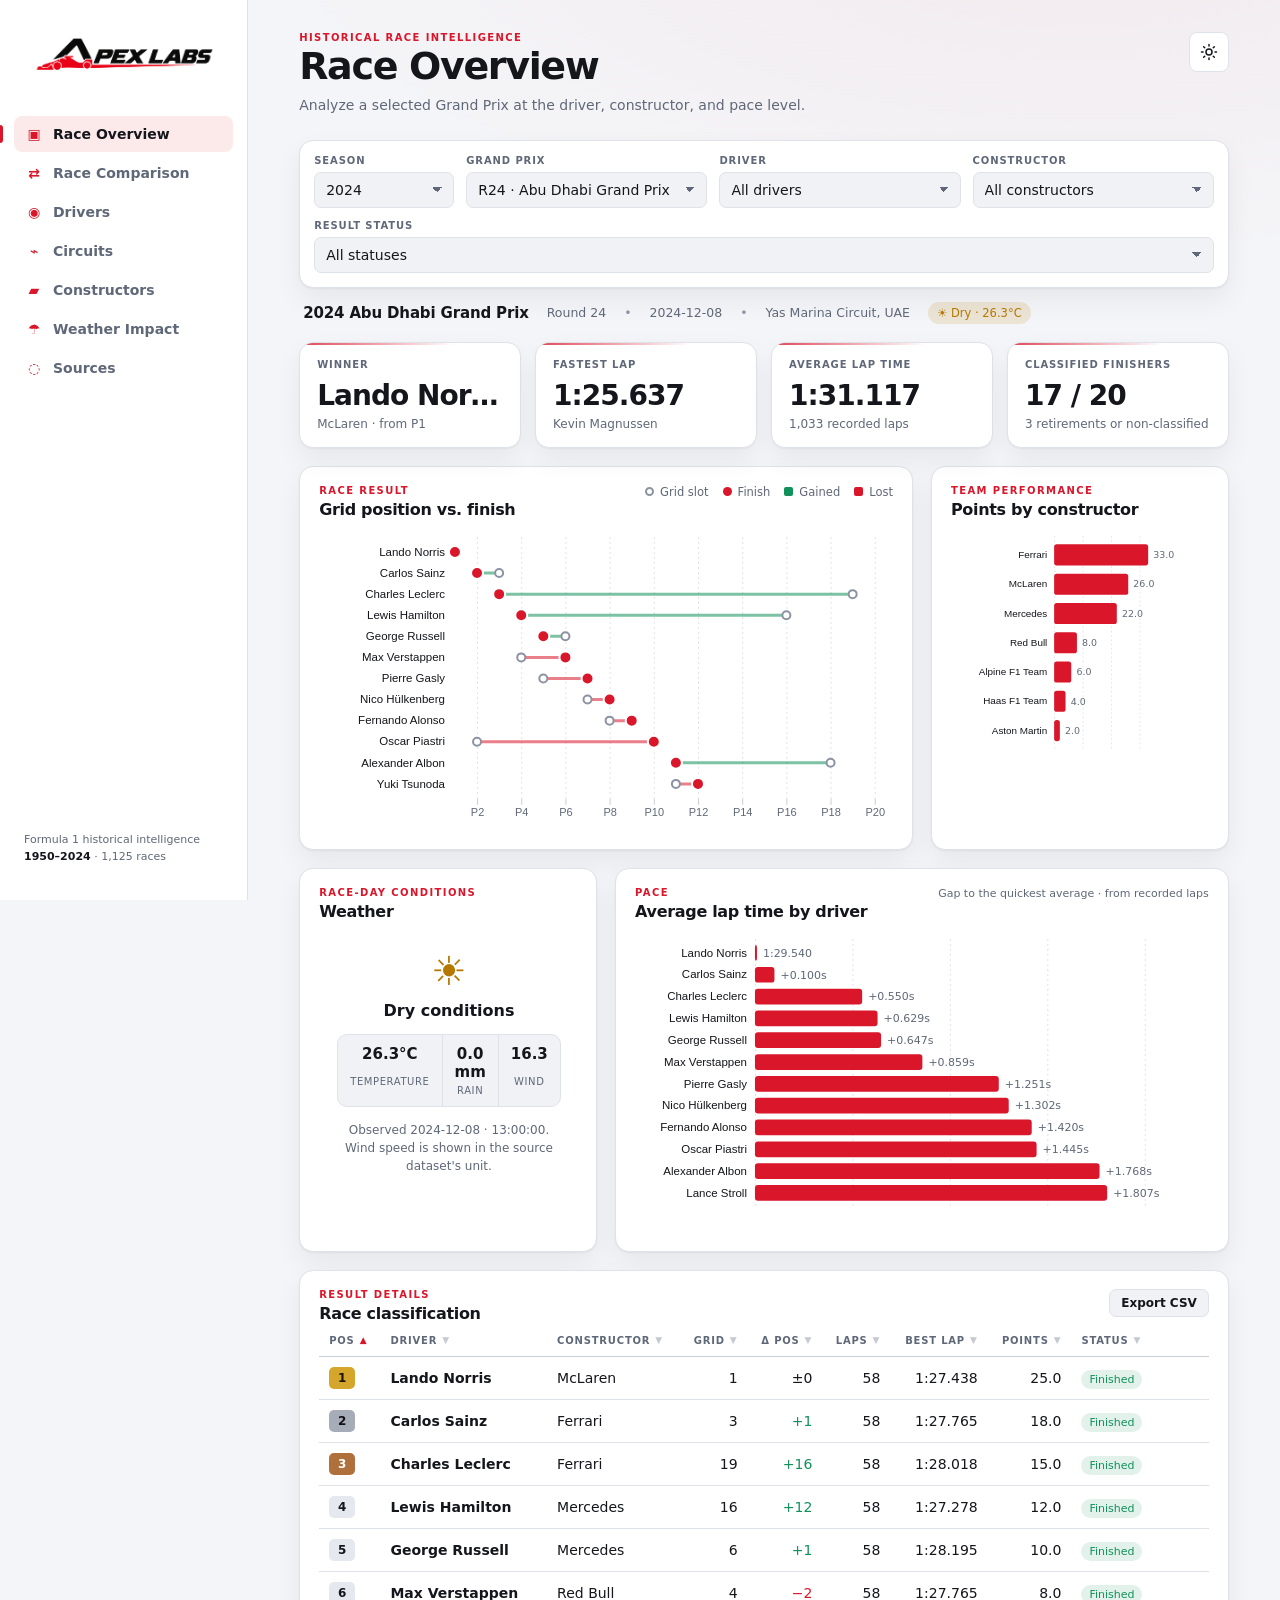
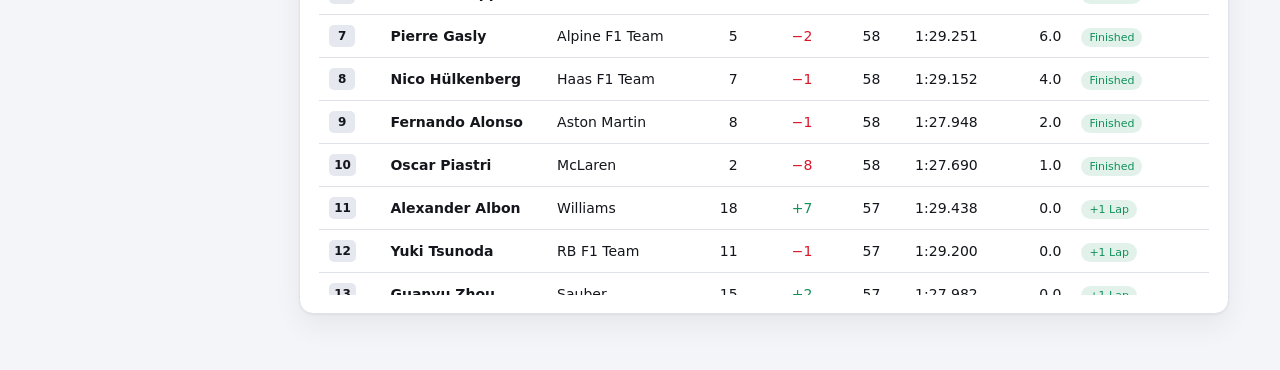
<file: backgroundEDA/site/index.html>
<!doctype html>
<html lang="en">
<head>
  <meta charset="utf-8">
  <meta name="viewport" content="width=device-width, initial-scale=1">
  <meta name="color-scheme" content="dark light">
  <title>Apex Labs | Race Overview</title>
  <script>
    // Apply the saved (or system) theme before first paint to avoid a flash.
    try { document.documentElement.dataset.theme = localStorage.getItem("apex-theme") || (matchMedia("(prefers-color-scheme: light)").matches ? "light" : "dark"); }
    catch (error) { document.documentElement.dataset.theme = "dark"; }
  </script>
  <link rel="stylesheet" href="assets/css/styles.css">
</head>
<body data-page="overview" class="is-loading">
  <div class="app-shell">
    <aside class="sidebar" data-shell-nav></aside>
    <main class="content" data-page-root>
      <header class="page-header">
        <div><p class="eyebrow">Historical race intelligence</p><h1>Race Overview</h1><p>Analyze a selected Grand Prix at the driver, constructor, and pace level.</p></div>
        <button class="theme-toggle" type="button" data-theme-toggle aria-label="Toggle light and dark theme" title="Toggle theme">
          <svg class="icon-moon" viewBox="0 0 24 24" fill="none" stroke="currentColor" stroke-width="2" stroke-linecap="round" stroke-linejoin="round" aria-hidden="true"><path d="M21 12.8A9 9 0 1 1 11.2 3a7 7 0 0 0 9.8 9.8z"/></svg>
          <svg class="icon-sun" viewBox="0 0 24 24" fill="none" stroke="currentColor" stroke-width="2" stroke-linecap="round" aria-hidden="true"><circle cx="12" cy="12" r="4"/><path d="M12 2v2M12 20v2M4.9 4.9l1.4 1.4M17.7 17.7l1.4 1.4M2 12h2M20 12h2M4.9 19.1l1.4-1.4M17.7 6.3l1.4-1.4"/></svg>
        </button>
      </header>
      <section class="filter-bar" data-overview-filters></section>
      <section class="race-strip" data-race-strip></section>
      <section class="kpi-grid" data-overview-kpis></section>
      <section class="dashboard-grid">
        <article class="panel panel-large">
          <div class="panel-heading"><div><p class="eyebrow">Race result</p><h2>Grid position vs. finish</h2></div><div class="legend" data-legend="grid-movement"></div></div>
          <div class="chart" data-chart="grid-movement"></div>
        </article>
        <article class="panel">
          <div class="panel-heading"><div><p class="eyebrow">Team performance</p><h2>Points by constructor</h2></div></div>
          <div class="chart chart-compact" data-chart="constructor-points"></div>
        </article>
        <article class="panel">
          <div class="panel-heading"><div><p class="eyebrow">Race-day conditions</p><h2>Weather</h2></div></div>
          <div class="weather-card" data-weather-panel></div>
        </article>
        <article class="panel panel-large">
          <div class="panel-heading"><div><p class="eyebrow">Pace</p><h2>Average lap time by driver</h2></div><span class="panel-note">Gap to the quickest average · from recorded laps</span></div>
          <div class="chart" data-chart="driver-pace"></div>
        </article>
        <article class="panel panel-wide">
          <div class="panel-heading"><div><p class="eyebrow">Result details</p><h2>Race classification</h2></div><button class="text-button" type="button" data-export-results>Export CSV</button></div>
          <div class="table-wrap"><table data-results-table></table></div>
        </article>
      </section>
    </main>
  </div>
  <script src="assets/js/vendor/d3.min.js"></script>
  <!-- data.js is written by scripts/build_data.py; it lets the pages open straight from disk. -->
  <script src="data/data.js"></script>
  <script src="assets/js/dashboard.js"></script>
</body>
</html>
</file>
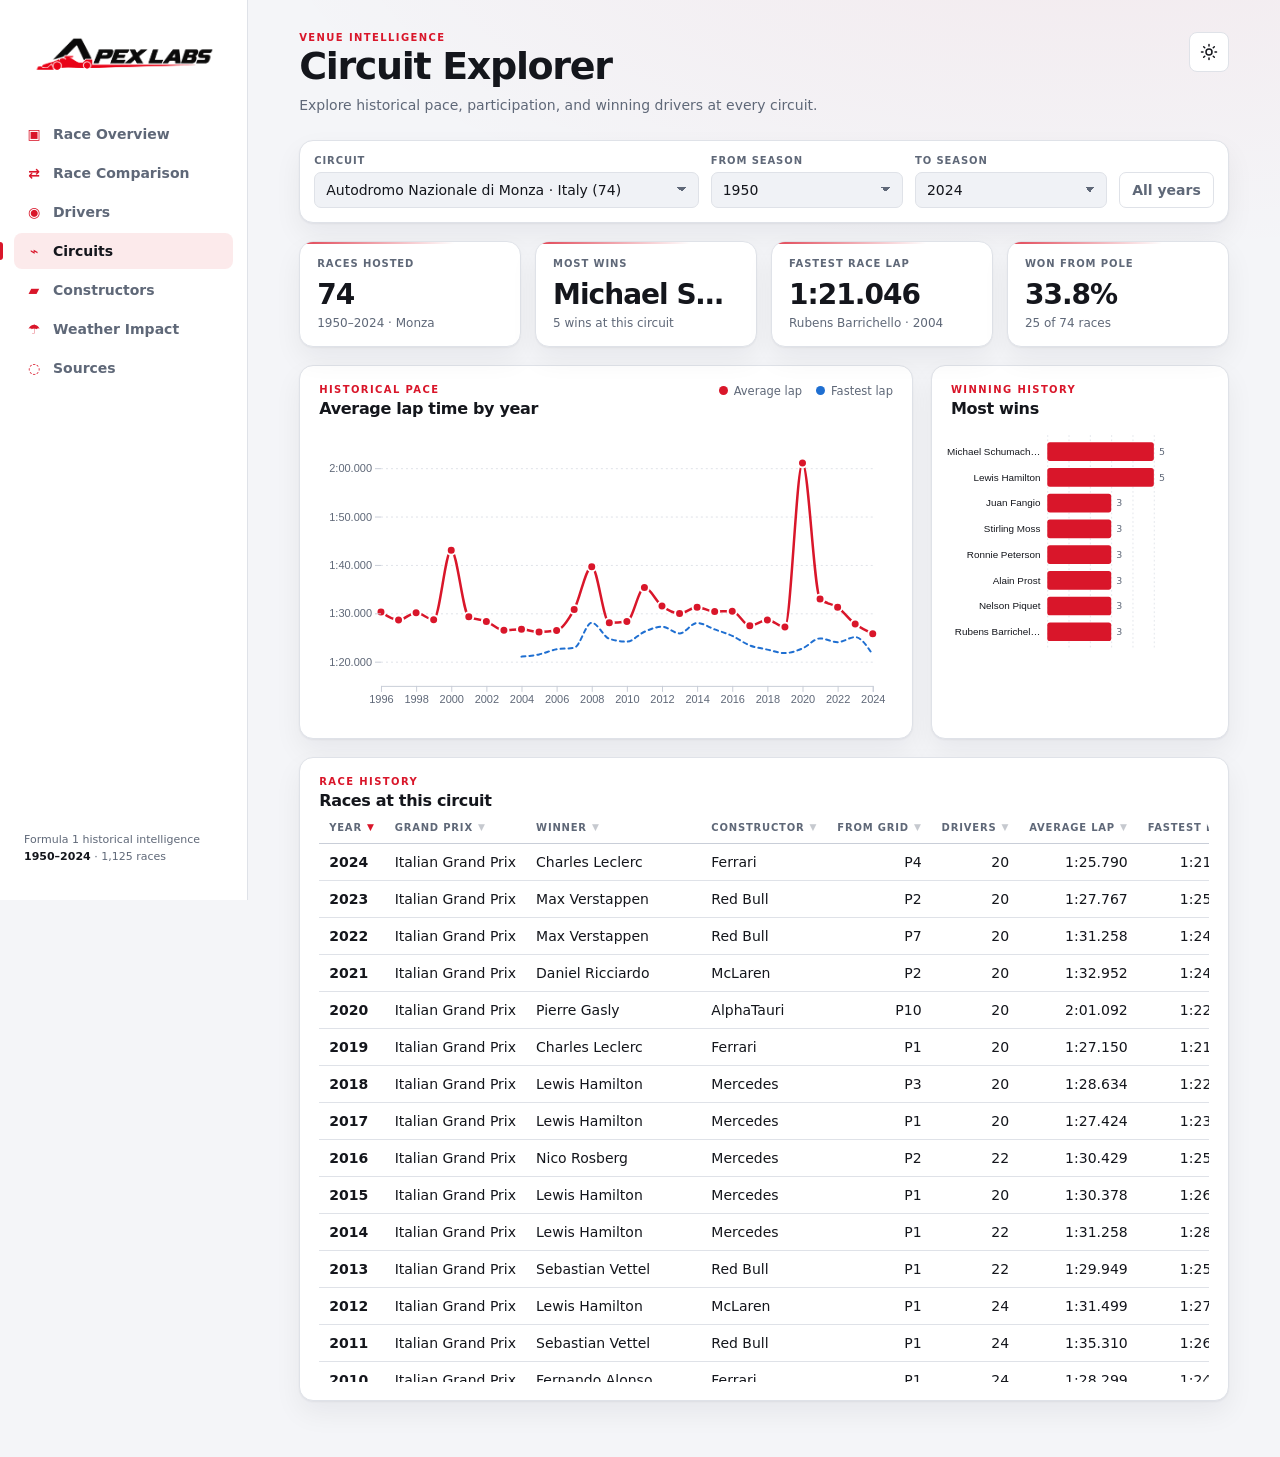
<file: backgroundEDA/site/circuits.html>
<!doctype html>
<html lang="en">
<head>
  <meta charset="utf-8">
  <meta name="viewport" content="width=device-width, initial-scale=1">
  <meta name="color-scheme" content="dark light">
  <title>Apex Labs | Circuits</title>
  <script>
    // Apply the saved (or system) theme before first paint to avoid a flash.
    try { document.documentElement.dataset.theme = localStorage.getItem("apex-theme") || (matchMedia("(prefers-color-scheme: light)").matches ? "light" : "dark"); }
    catch (error) { document.documentElement.dataset.theme = "dark"; }
  </script>
  <link rel="stylesheet" href="assets/css/styles.css">
</head>
<body data-page="circuits" class="is-loading">
  <div class="app-shell">
    <aside class="sidebar" data-shell-nav></aside>
    <main class="content" data-page-root>
      <header class="page-header">
        <div><p class="eyebrow">Venue intelligence</p><h1>Circuit Explorer</h1><p>Explore historical pace, participation, and winning drivers at every circuit.</p></div>
        <button class="theme-toggle" type="button" data-theme-toggle aria-label="Toggle light and dark theme" title="Toggle theme">
          <svg class="icon-moon" viewBox="0 0 24 24" fill="none" stroke="currentColor" stroke-width="2" stroke-linecap="round" stroke-linejoin="round" aria-hidden="true"><path d="M21 12.8A9 9 0 1 1 11.2 3a7 7 0 0 0 9.8 9.8z"/></svg>
          <svg class="icon-sun" viewBox="0 0 24 24" fill="none" stroke="currentColor" stroke-width="2" stroke-linecap="round" aria-hidden="true"><circle cx="12" cy="12" r="4"/><path d="M12 2v2M12 20v2M4.9 4.9l1.4 1.4M17.7 17.7l1.4 1.4M2 12h2M20 12h2M4.9 19.1l1.4-1.4M17.7 6.3l1.4-1.4"/></svg>
        </button>
      </header>
      <section class="filter-bar" data-circuit-filters></section>
      <section class="kpi-grid" data-circuit-kpis></section>
      <section class="dashboard-grid">
        <article class="panel panel-large">
          <div class="panel-heading"><div><p class="eyebrow">Historical pace</p><h2>Average lap time by year</h2></div><div class="legend" data-legend="circuit-pace"></div></div>
          <div class="chart" data-chart="circuit-pace"></div>
        </article>
        <article class="panel">
          <div class="panel-heading"><div><p class="eyebrow">Winning history</p><h2>Most wins</h2></div></div>
          <div class="chart chart-compact" data-chart="circuit-winners"></div>
        </article>
        <article class="panel panel-wide">
          <div class="panel-heading"><div><p class="eyebrow">Race history</p><h2>Races at this circuit</h2></div></div>
          <div class="table-wrap"><table data-circuit-table></table></div>
        </article>
      </section>
    </main>
  </div>
  <script src="assets/js/vendor/d3.min.js"></script>
  <!-- data.js is written by scripts/build_data.py; it lets the pages open straight from disk. -->
  <script src="data/data.js"></script>
  <script src="assets/js/dashboard.js"></script>
</body>
</html>
</file>
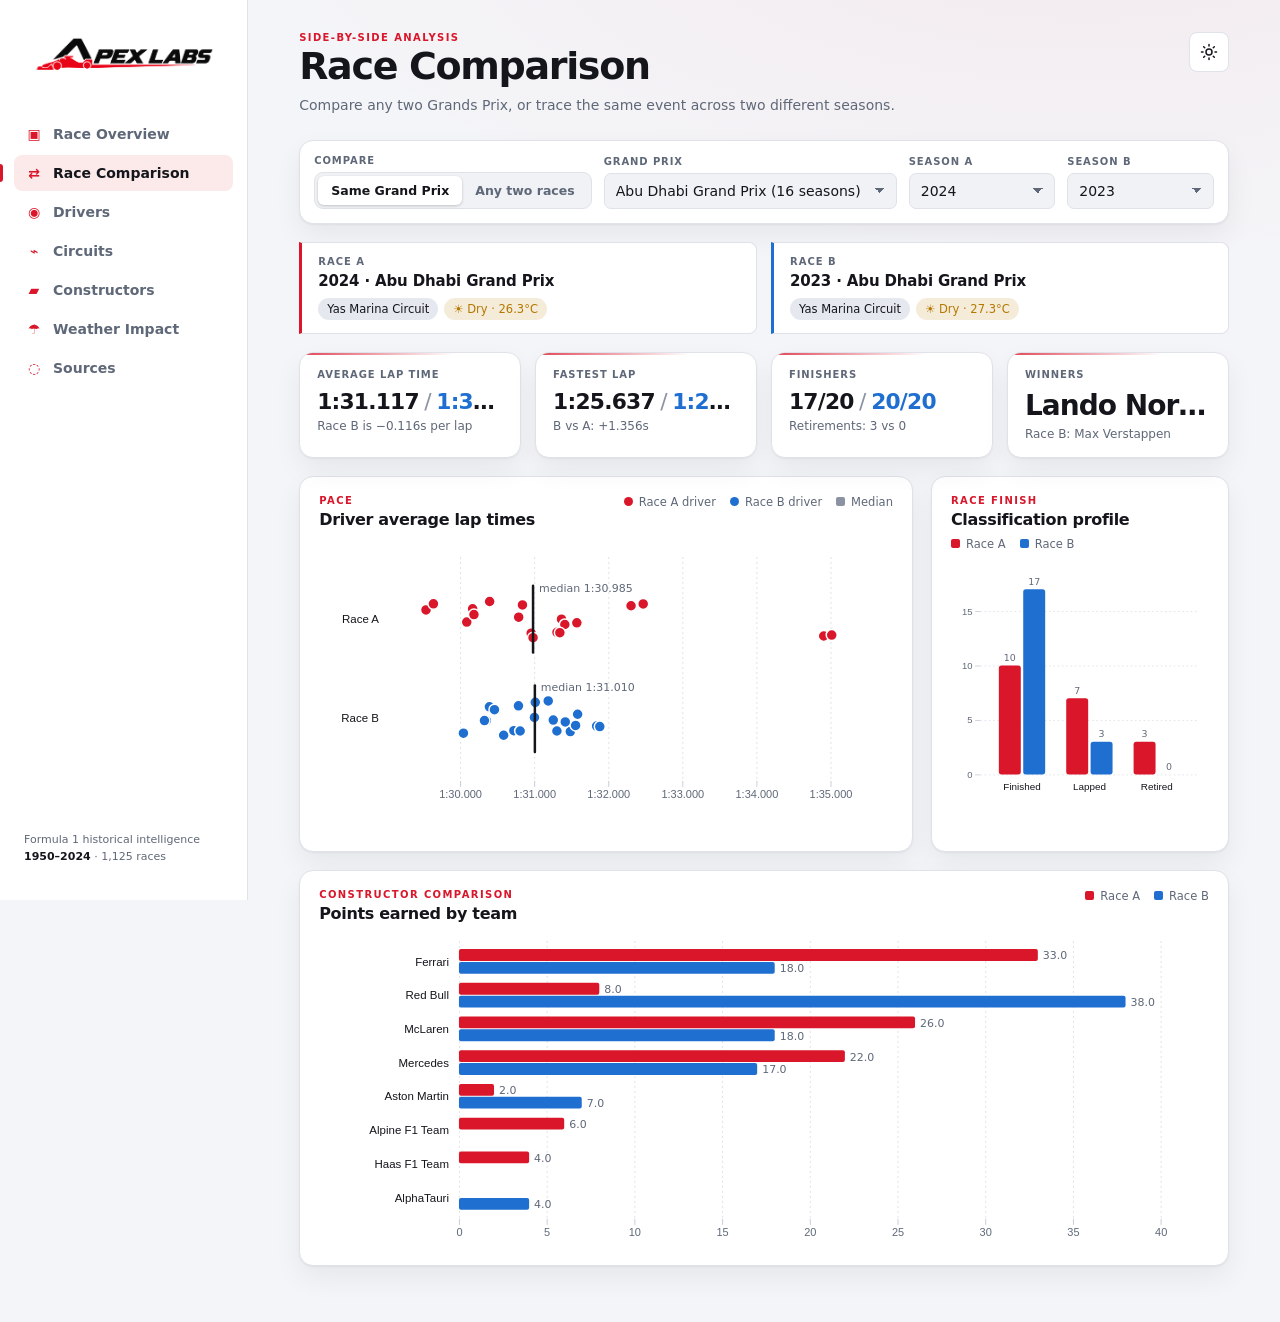
<file: backgroundEDA/site/comparison.html>
<!doctype html>
<html lang="en">
<head>
  <meta charset="utf-8">
  <meta name="viewport" content="width=device-width, initial-scale=1">
  <meta name="color-scheme" content="dark light">
  <title>Apex Labs | Race Comparison</title>
  <script>
    // Apply the saved (or system) theme before first paint to avoid a flash.
    try { document.documentElement.dataset.theme = localStorage.getItem("apex-theme") || (matchMedia("(prefers-color-scheme: light)").matches ? "light" : "dark"); }
    catch (error) { document.documentElement.dataset.theme = "dark"; }
  </script>
  <link rel="stylesheet" href="assets/css/styles.css">
</head>
<body data-page="comparison" class="is-loading">
  <div class="app-shell">
    <aside class="sidebar" data-shell-nav></aside>
    <main class="content" data-page-root>
      <header class="page-header">
        <div><p class="eyebrow">Side-by-side analysis</p><h1>Race Comparison</h1><p>Compare any two Grands Prix, or trace the same event across two different seasons.</p></div>
        <button class="theme-toggle" type="button" data-theme-toggle aria-label="Toggle light and dark theme" title="Toggle theme">
          <svg class="icon-moon" viewBox="0 0 24 24" fill="none" stroke="currentColor" stroke-width="2" stroke-linecap="round" stroke-linejoin="round" aria-hidden="true"><path d="M21 12.8A9 9 0 1 1 11.2 3a7 7 0 0 0 9.8 9.8z"/></svg>
          <svg class="icon-sun" viewBox="0 0 24 24" fill="none" stroke="currentColor" stroke-width="2" stroke-linecap="round" aria-hidden="true"><circle cx="12" cy="12" r="4"/><path d="M12 2v2M12 20v2M4.9 4.9l1.4 1.4M17.7 17.7l1.4 1.4M2 12h2M20 12h2M4.9 19.1l1.4-1.4M17.7 6.3l1.4-1.4"/></svg>
        </button>
      </header>
      <section class="filter-bar" data-comparison-filters></section>
      <section class="comparison-labels" data-comparison-labels></section>
      <section class="kpi-grid" data-comparison-kpis></section>
      <section class="dashboard-grid">
        <article class="panel panel-large">
          <div class="panel-heading"><div><p class="eyebrow">Pace</p><h2>Driver average lap times</h2></div><div class="legend" data-legend="comparison-pace"></div></div>
          <div class="chart" data-chart="comparison-pace"></div>
        </article>
        <article class="panel">
          <div class="panel-heading"><div><p class="eyebrow">Race finish</p><h2>Classification profile</h2></div><div class="legend" data-legend="comparison-finish"></div></div>
          <div class="chart chart-compact" data-chart="comparison-finish"></div>
        </article>
        <article class="panel panel-wide">
          <div class="panel-heading"><div><p class="eyebrow">Constructor comparison</p><h2>Points earned by team</h2></div><div class="legend" data-legend="comparison-constructors"></div></div>
          <div class="chart" data-chart="comparison-constructors"></div>
        </article>
      </section>
    </main>
  </div>
  <script src="assets/js/vendor/d3.min.js"></script>
  <!-- data.js is written by scripts/build_data.py; it lets the pages open straight from disk. -->
  <script src="data/data.js"></script>
  <script src="assets/js/dashboard.js"></script>
</body>
</html>
</file>
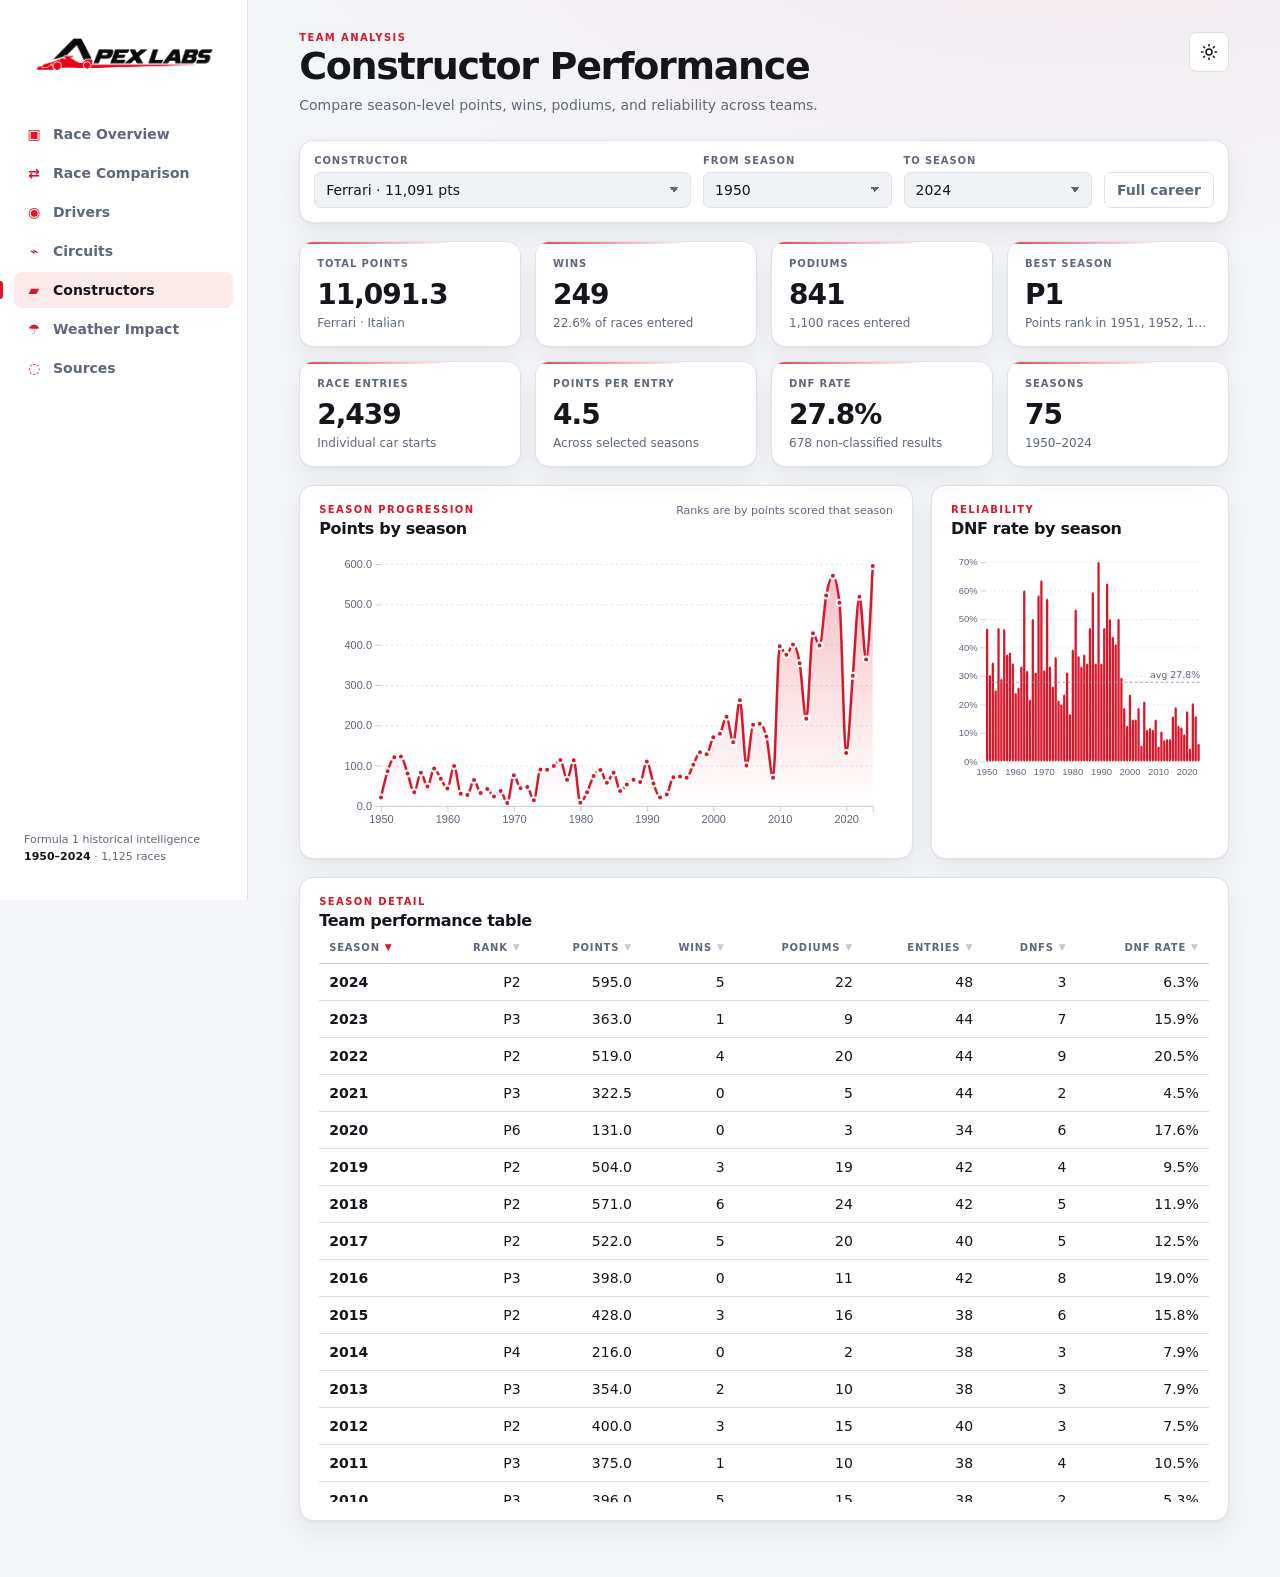
<file: backgroundEDA/site/constructors.html>
<!doctype html>
<html lang="en">
<head>
  <meta charset="utf-8">
  <meta name="viewport" content="width=device-width, initial-scale=1">
  <meta name="color-scheme" content="dark light">
  <title>Apex Labs | Constructors</title>
  <script>
    // Apply the saved (or system) theme before first paint to avoid a flash.
    try { document.documentElement.dataset.theme = localStorage.getItem("apex-theme") || (matchMedia("(prefers-color-scheme: light)").matches ? "light" : "dark"); }
    catch (error) { document.documentElement.dataset.theme = "dark"; }
  </script>
  <link rel="stylesheet" href="assets/css/styles.css">
</head>
<body data-page="constructors" class="is-loading">
  <div class="app-shell">
    <aside class="sidebar" data-shell-nav></aside>
    <main class="content" data-page-root>
      <header class="page-header">
        <div><p class="eyebrow">Team analysis</p><h1>Constructor Performance</h1><p>Compare season-level points, wins, podiums, and reliability across teams.</p></div>
        <button class="theme-toggle" type="button" data-theme-toggle aria-label="Toggle light and dark theme" title="Toggle theme">
          <svg class="icon-moon" viewBox="0 0 24 24" fill="none" stroke="currentColor" stroke-width="2" stroke-linecap="round" stroke-linejoin="round" aria-hidden="true"><path d="M21 12.8A9 9 0 1 1 11.2 3a7 7 0 0 0 9.8 9.8z"/></svg>
          <svg class="icon-sun" viewBox="0 0 24 24" fill="none" stroke="currentColor" stroke-width="2" stroke-linecap="round" aria-hidden="true"><circle cx="12" cy="12" r="4"/><path d="M12 2v2M12 20v2M4.9 4.9l1.4 1.4M17.7 17.7l1.4 1.4M2 12h2M20 12h2M4.9 19.1l1.4-1.4M17.7 6.3l1.4-1.4"/></svg>
        </button>
      </header>
      <section class="filter-bar" data-constructor-filters></section>
      <section class="kpi-grid" data-constructor-kpis></section>
      <section class="dashboard-grid">
        <article class="panel panel-large">
          <div class="panel-heading"><div><p class="eyebrow">Season progression</p><h2>Points by season</h2></div><span class="panel-note" data-chart-note="constructor-points-trend"></span></div>
          <div class="chart" data-chart="constructor-points-trend"></div>
        </article>
        <article class="panel">
          <div class="panel-heading"><div><p class="eyebrow">Reliability</p><h2>DNF rate by season</h2></div></div>
          <div class="chart chart-compact" data-chart="constructor-reliability"></div>
        </article>
        <article class="panel panel-wide">
          <div class="panel-heading"><div><p class="eyebrow">Season detail</p><h2>Team performance table</h2></div></div>
          <div class="table-wrap"><table data-constructor-table></table></div>
        </article>
      </section>
    </main>
  </div>
  <script src="assets/js/vendor/d3.min.js"></script>
  <!-- data.js is written by scripts/build_data.py; it lets the pages open straight from disk. -->
  <script src="data/data.js"></script>
  <script src="assets/js/dashboard.js"></script>
</body>
</html>
</file>
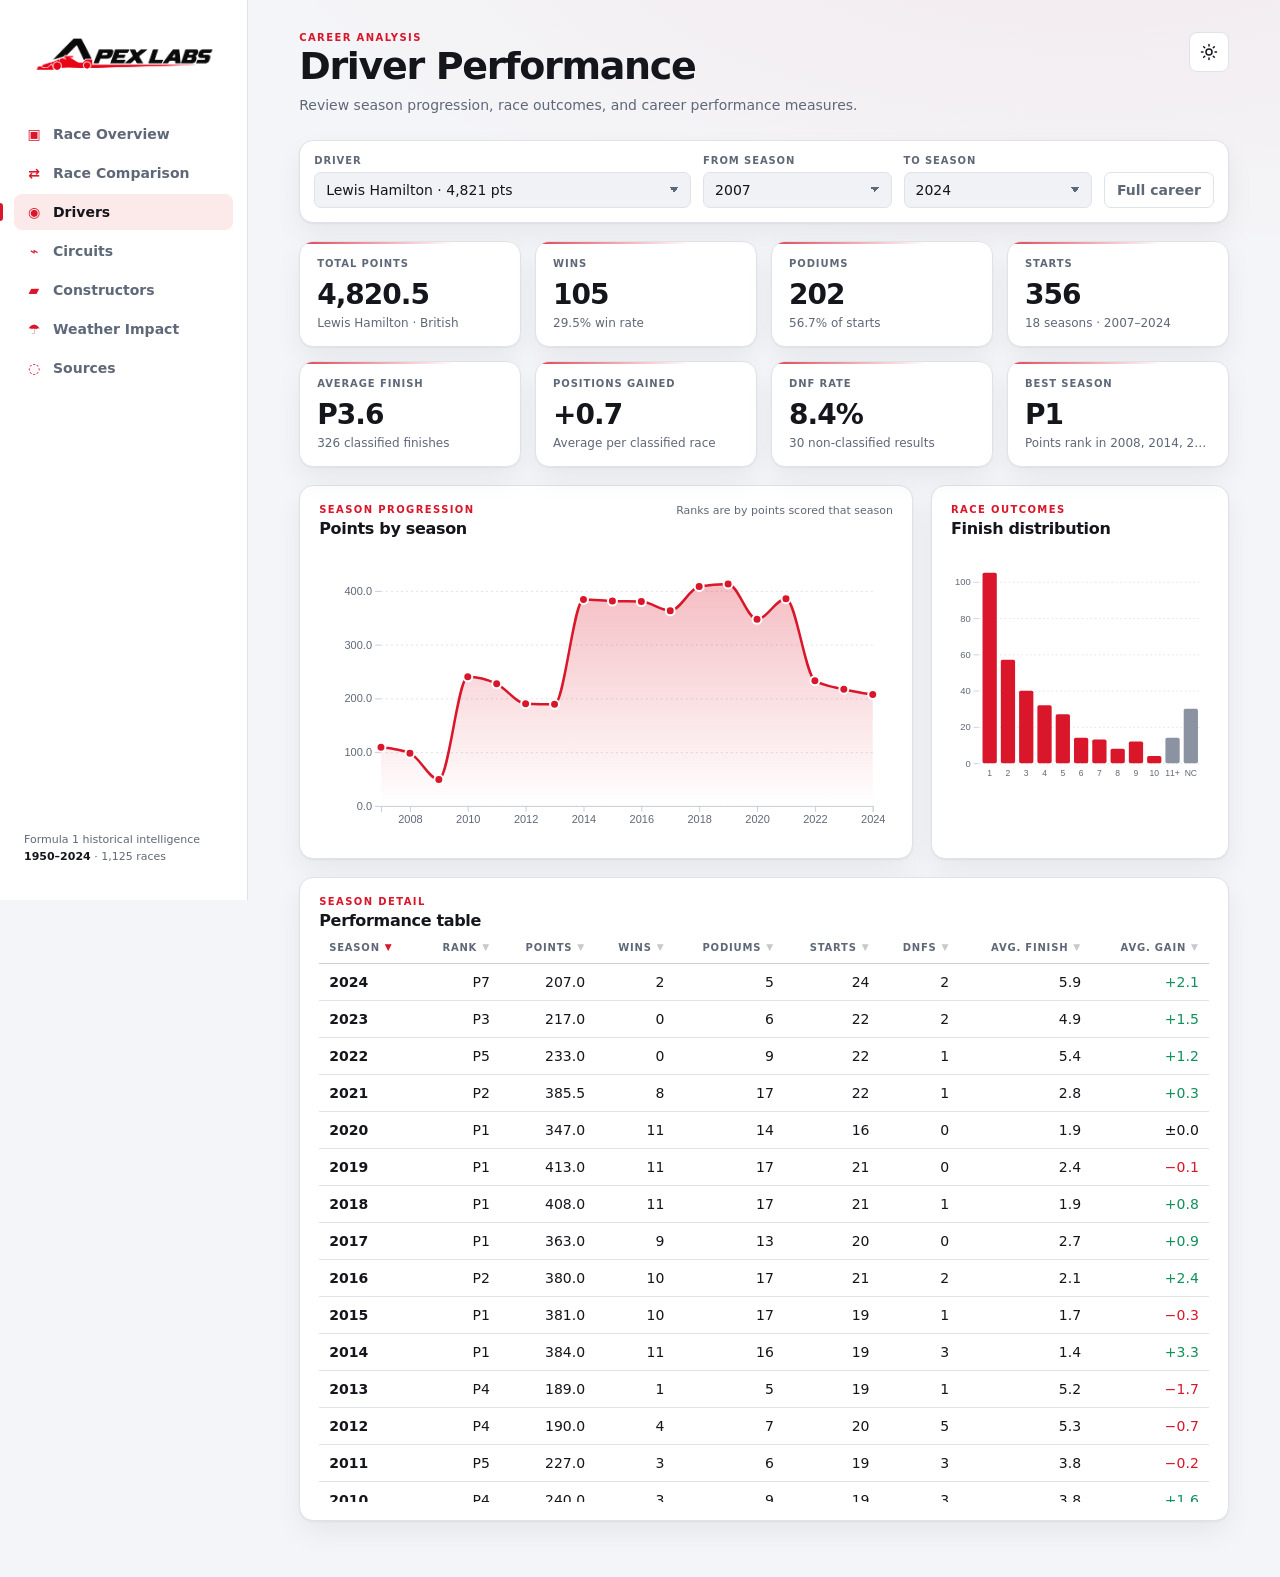
<file: backgroundEDA/site/drivers.html>
<!doctype html>
<html lang="en">
<head>
  <meta charset="utf-8">
  <meta name="viewport" content="width=device-width, initial-scale=1">
  <meta name="color-scheme" content="dark light">
  <title>Apex Labs | Drivers</title>
  <script>
    // Apply the saved (or system) theme before first paint to avoid a flash.
    try { document.documentElement.dataset.theme = localStorage.getItem("apex-theme") || (matchMedia("(prefers-color-scheme: light)").matches ? "light" : "dark"); }
    catch (error) { document.documentElement.dataset.theme = "dark"; }
  </script>
  <link rel="stylesheet" href="assets/css/styles.css">
</head>
<body data-page="drivers" class="is-loading">
  <div class="app-shell">
    <aside class="sidebar" data-shell-nav></aside>
    <main class="content" data-page-root>
      <header class="page-header">
        <div><p class="eyebrow">Career analysis</p><h1>Driver Performance</h1><p>Review season progression, race outcomes, and career performance measures.</p></div>
        <button class="theme-toggle" type="button" data-theme-toggle aria-label="Toggle light and dark theme" title="Toggle theme">
          <svg class="icon-moon" viewBox="0 0 24 24" fill="none" stroke="currentColor" stroke-width="2" stroke-linecap="round" stroke-linejoin="round" aria-hidden="true"><path d="M21 12.8A9 9 0 1 1 11.2 3a7 7 0 0 0 9.8 9.8z"/></svg>
          <svg class="icon-sun" viewBox="0 0 24 24" fill="none" stroke="currentColor" stroke-width="2" stroke-linecap="round" aria-hidden="true"><circle cx="12" cy="12" r="4"/><path d="M12 2v2M12 20v2M4.9 4.9l1.4 1.4M17.7 17.7l1.4 1.4M2 12h2M20 12h2M4.9 19.1l1.4-1.4M17.7 6.3l1.4-1.4"/></svg>
        </button>
      </header>
      <section class="filter-bar" data-driver-filters></section>
      <section class="kpi-grid" data-driver-kpis></section>
      <section class="dashboard-grid">
        <article class="panel panel-large">
          <div class="panel-heading"><div><p class="eyebrow">Season progression</p><h2>Points by season</h2></div><span class="panel-note" data-chart-note="driver-points"></span></div>
          <div class="chart" data-chart="driver-points"></div>
        </article>
        <article class="panel">
          <div class="panel-heading"><div><p class="eyebrow">Race outcomes</p><h2>Finish distribution</h2></div></div>
          <div class="chart chart-compact" data-chart="driver-finishes"></div>
        </article>
        <article class="panel panel-wide">
          <div class="panel-heading"><div><p class="eyebrow">Season detail</p><h2>Performance table</h2></div></div>
          <div class="table-wrap"><table data-driver-table></table></div>
        </article>
      </section>
    </main>
  </div>
  <script src="assets/js/vendor/d3.min.js"></script>
  <!-- data.js is written by scripts/build_data.py; it lets the pages open straight from disk. -->
  <script src="data/data.js"></script>
  <script src="assets/js/dashboard.js"></script>
</body>
</html>
</file>
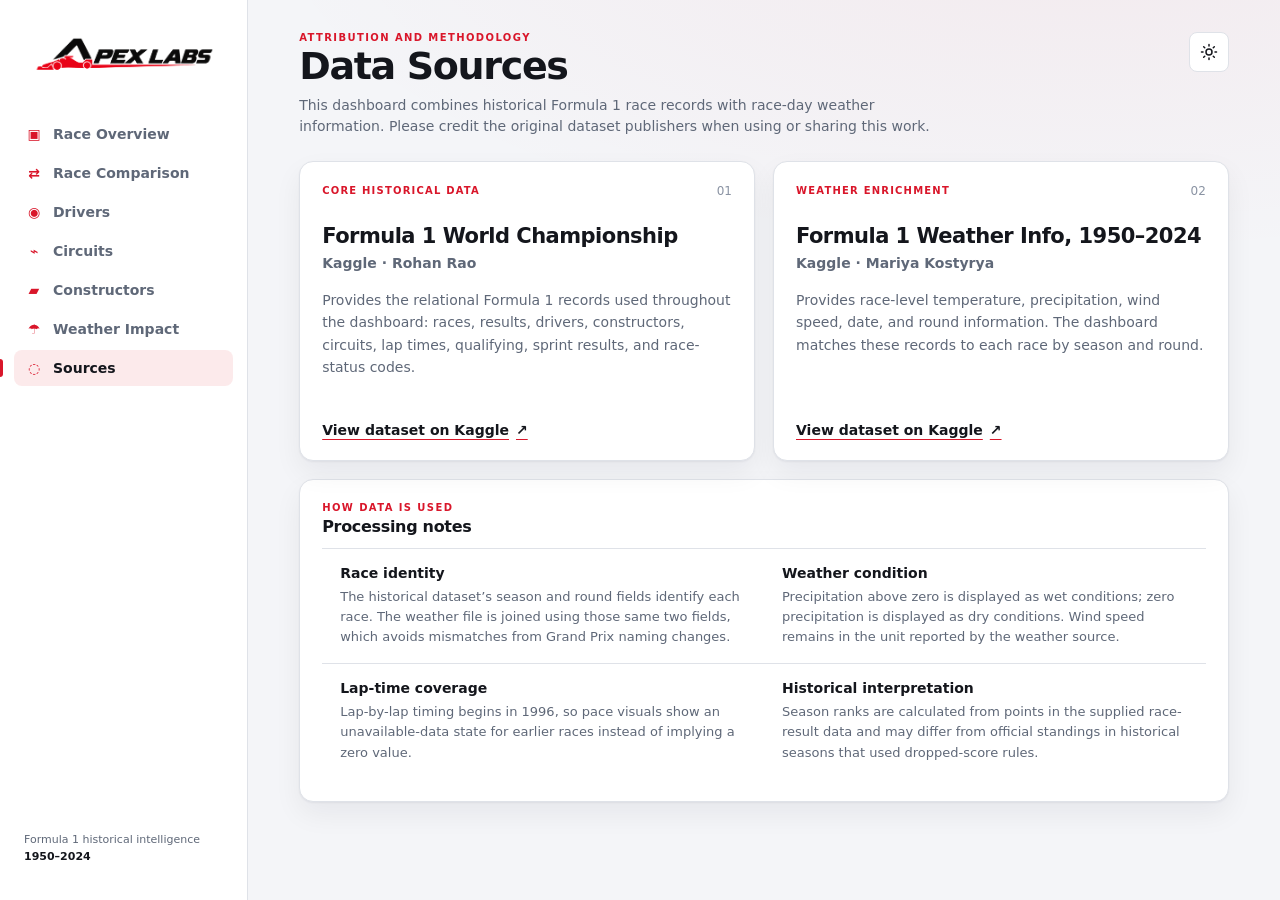
<file: backgroundEDA/site/sources.html>
<!doctype html>
<html lang="en">
<head>
  <meta charset="utf-8">
  <meta name="viewport" content="width=device-width, initial-scale=1">
  <meta name="color-scheme" content="dark light">
  <title>Apex Labs | Data Sources</title>
  <script>
    try { document.documentElement.dataset.theme = localStorage.getItem("apex-theme") || (matchMedia("(prefers-color-scheme: light)").matches ? "light" : "dark"); }
    catch (error) { document.documentElement.dataset.theme = "dark"; }
  </script>
  <link rel="stylesheet" href="assets/css/styles.css">
</head>
<body data-page="sources" class="is-loading">
  <div class="app-shell">
    <aside class="sidebar" data-shell-nav></aside>
    <main class="content" data-page-root>
      <header class="page-header">
        <div><p class="eyebrow">Attribution and methodology</p><h1>Data Sources</h1><p>This dashboard combines historical Formula 1 race records with race-day weather information. Please credit the original dataset publishers when using or sharing this work.</p></div>
        <button class="theme-toggle" type="button" data-theme-toggle aria-label="Toggle light and dark theme" title="Toggle theme">
          <svg class="icon-moon" viewBox="0 0 24 24" fill="none" stroke="currentColor" stroke-width="2" stroke-linecap="round" stroke-linejoin="round" aria-hidden="true"><path d="M21 12.8A9 9 0 1 1 11.2 3a7 7 0 0 0 9.8 9.8z"/></svg>
          <svg class="icon-sun" viewBox="0 0 24 24" fill="none" stroke="currentColor" stroke-width="2" stroke-linecap="round" aria-hidden="true"><circle cx="12" cy="12" r="4"/><path d="M12 2v2M12 20v2M4.9 4.9l1.4 1.4M17.7 17.7l1.4 1.4M2 12h2M20 12h2M4.9 19.1l1.4-1.4M17.7 6.3l1.4-1.4"/></svg>
        </button>
      </header>

      <section class="source-grid" aria-label="Dataset citations">
        <article class="source-card">
          <div class="source-card-top"><span class="source-type">Core historical data</span><span class="source-mark">01</span></div>
          <h2>Formula 1 World Championship</h2>
          <p class="source-publisher">Kaggle · Rohan Rao</p>
          <p>Provides the relational Formula 1 records used throughout the dashboard: races, results, drivers, constructors, circuits, lap times, qualifying, sprint results, and race-status codes.</p>
          <a class="source-link" href="https://www.kaggle.com/datasets/rohanrao/formula-1-world-championship-1950-2020?select=lap_times.csv" target="_blank" rel="noopener noreferrer">View dataset on Kaggle <span aria-hidden="true">↗</span></a>
        </article>

        <article class="source-card">
          <div class="source-card-top"><span class="source-type">Weather enrichment</span><span class="source-mark">02</span></div>
          <h2>Formula 1 Weather Info, 1950–2024</h2>
          <p class="source-publisher">Kaggle · Mariya Kostyrya</p>
          <p>Provides race-level temperature, precipitation, wind speed, date, and round information. The dashboard matches these records to each race by season and round.</p>
          <a class="source-link" href="https://www.kaggle.com/datasets/mariyakostyrya/formula-1-weather-info-1950-2024" target="_blank" rel="noopener noreferrer">View dataset on Kaggle <span aria-hidden="true">↗</span></a>
        </article>
      </section>

      <section class="panel source-methodology">
        <div class="panel-heading"><div><p class="eyebrow">How data is used</p><h2>Processing notes</h2></div></div>
        <dl>
          <div><dt>Race identity</dt><dd>The historical dataset’s season and round fields identify each race. The weather file is joined using those same two fields, which avoids mismatches from Grand Prix naming changes.</dd></div>
          <div><dt>Weather condition</dt><dd>Precipitation above zero is displayed as wet conditions; zero precipitation is displayed as dry conditions. Wind speed remains in the unit reported by the weather source.</dd></div>
          <div><dt>Lap-time coverage</dt><dd>Lap-by-lap timing begins in 1996, so pace visuals show an unavailable-data state for earlier races instead of implying a zero value.</dd></div>
          <div><dt>Historical interpretation</dt><dd>Season ranks are calculated from points in the supplied race-result data and may differ from official standings in historical seasons that used dropped-score rules.</dd></div>
        </dl>
      </section>
    </main>
  </div>
  <script src="assets/js/vendor/d3.min.js"></script>
  <script src="assets/js/dashboard.js"></script>
</body>
</html>
</file>
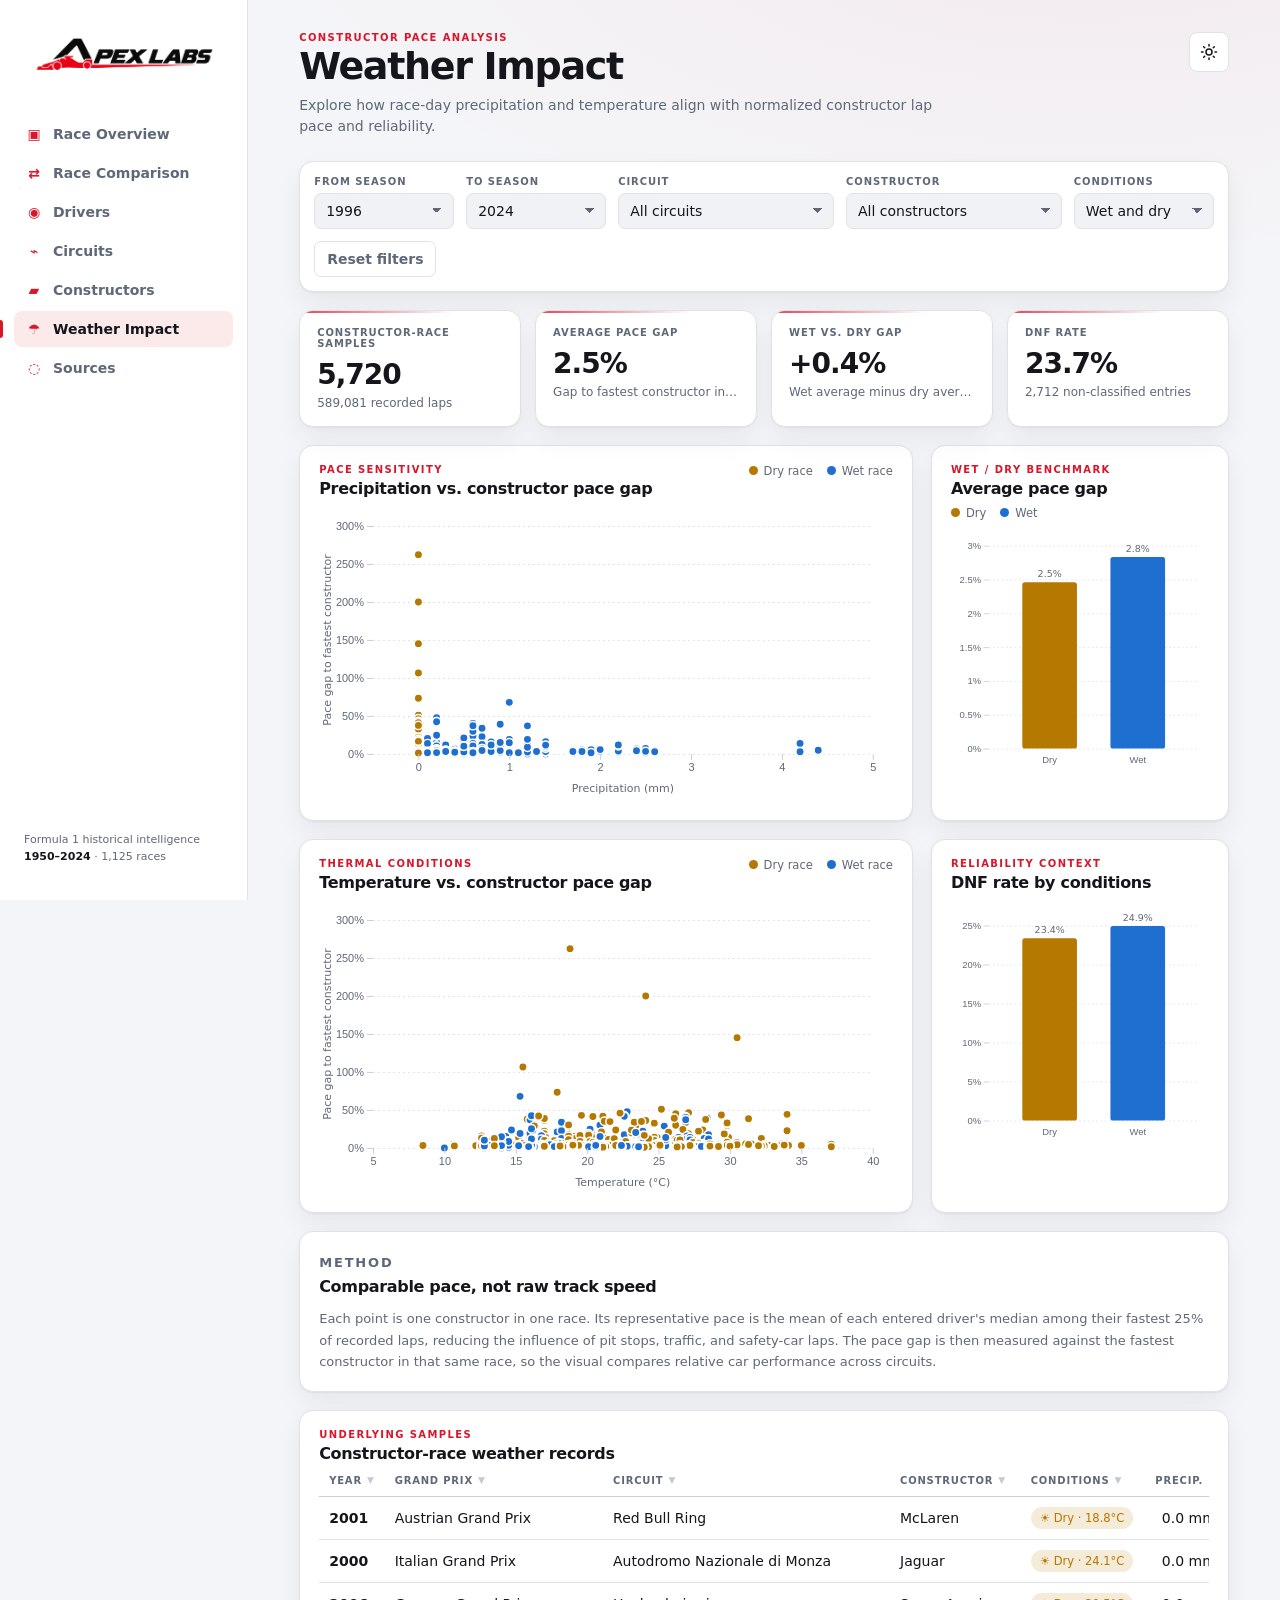
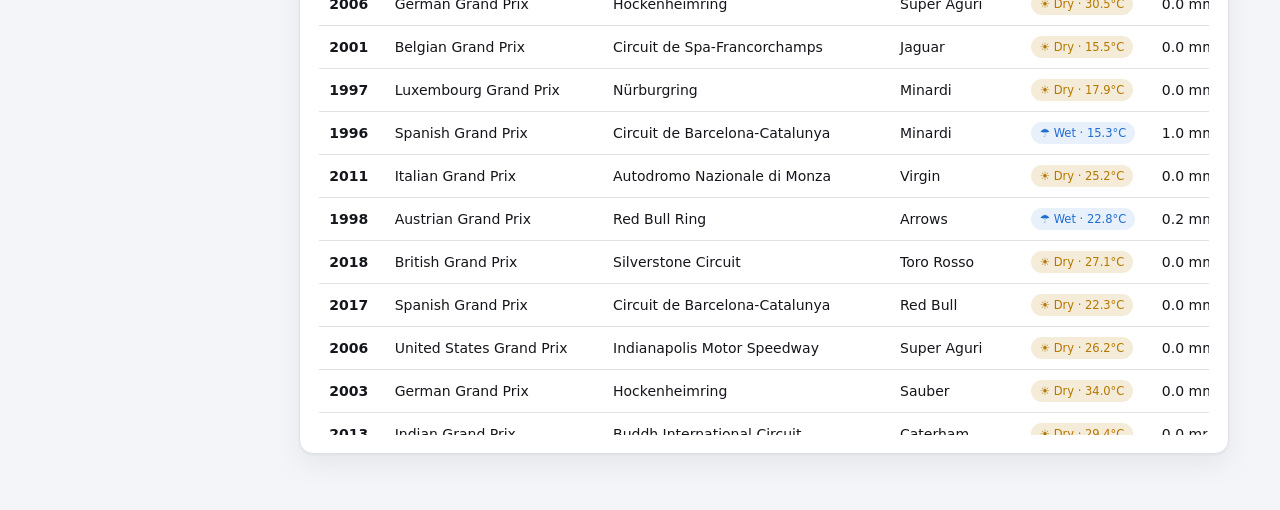
<file: backgroundEDA/site/weather.html>
<!doctype html>
<html lang="en">
<head>
  <meta charset="utf-8">
  <meta name="viewport" content="width=device-width, initial-scale=1">
  <meta name="color-scheme" content="dark light">
  <title>Apex Labs | Weather Impact</title>
  <script>
    try { document.documentElement.dataset.theme = localStorage.getItem("apex-theme") || (matchMedia("(prefers-color-scheme: light)").matches ? "light" : "dark"); }
    catch (error) { document.documentElement.dataset.theme = "dark"; }
  </script>
  <link rel="stylesheet" href="assets/css/styles.css">
</head>
<body data-page="weather" class="is-loading">
  <div class="app-shell">
    <aside class="sidebar" data-shell-nav></aside>
    <main class="content" data-page-root>
      <header class="page-header">
        <div><p class="eyebrow">Constructor pace analysis</p><h1>Weather Impact</h1><p>Explore how race-day precipitation and temperature align with normalized constructor lap pace and reliability.</p></div>
        <button class="theme-toggle" type="button" data-theme-toggle aria-label="Toggle light and dark theme" title="Toggle theme">
          <svg class="icon-moon" viewBox="0 0 24 24" fill="none" stroke="currentColor" stroke-width="2" stroke-linecap="round" stroke-linejoin="round" aria-hidden="true"><path d="M21 12.8A9 9 0 1 1 11.2 3a7 7 0 0 0 9.8 9.8z"/></svg>
          <svg class="icon-sun" viewBox="0 0 24 24" fill="none" stroke="currentColor" stroke-width="2" stroke-linecap="round" aria-hidden="true"><circle cx="12" cy="12" r="4"/><path d="M12 2v2M12 20v2M4.9 4.9l1.4 1.4M17.7 17.7l1.4 1.4M2 12h2M20 12h2M4.9 19.1l1.4-1.4M17.7 6.3l1.4-1.4"/></svg>
        </button>
      </header>
      <section class="filter-bar" data-weather-filters></section>
      <section class="kpi-grid" data-weather-kpis></section>
      <section class="dashboard-grid">
        <article class="panel panel-large">
          <div class="panel-heading"><div><p class="eyebrow">Pace sensitivity</p><h2>Precipitation vs. constructor pace gap</h2></div><div class="legend" data-legend="weather-precipitation"></div></div>
          <div class="chart" data-chart="weather-precipitation"></div>
        </article>
        <article class="panel">
          <div class="panel-heading"><div><p class="eyebrow">Wet / dry benchmark</p><h2>Average pace gap</h2></div><div class="legend" data-legend="weather-condition"></div></div>
          <div class="chart chart-compact" data-chart="weather-condition"></div>
        </article>
        <article class="panel panel-large">
          <div class="panel-heading"><div><p class="eyebrow">Thermal conditions</p><h2>Temperature vs. constructor pace gap</h2></div><div class="legend" data-legend="weather-temperature"></div></div>
          <div class="chart" data-chart="weather-temperature"></div>
        </article>
        <article class="panel">
          <div class="panel-heading"><div><p class="eyebrow">Reliability context</p><h2>DNF rate by conditions</h2></div></div>
          <div class="chart chart-compact" data-chart="weather-reliability"></div>
        </article>
        <article class="panel panel-wide weather-method-note">
          <div class="panel-heading"><div><p class="eyebrow">Method</p><h2>Comparable pace, not raw track speed</h2></div></div>
          <p>Each point is one constructor in one race. Its representative pace is the mean of each entered driver's median among their fastest 25% of recorded laps, reducing the influence of pit stops, traffic, and safety-car laps. The pace gap is then measured against the fastest constructor in that same race, so the visual compares relative car performance across circuits.</p>
        </article>
        <article class="panel panel-wide">
          <div class="panel-heading"><div><p class="eyebrow">Underlying samples</p><h2>Constructor-race weather records</h2></div></div>
          <div class="table-wrap"><table data-weather-table></table></div>
        </article>
      </section>
    </main>
  </div>
  <script src="assets/js/vendor/d3.min.js"></script>
  <!-- data.js is written by scripts/build_data.py; it lets the pages open straight from disk. -->
  <script src="data/data.js"></script>
  <script src="assets/js/dashboard.js"></script>
</body>
</html>
</file>
<file: backgroundEDA/site/assets/css/styles.css>
/* Apex Labs F1 dashboard
   Colour tokens live on :root (dark is the default); [data-theme="light"] overrides them. */
:root {
  --bg: #0a0b0e;
  --bg-glow: rgba(238, 39, 55, .08);
  --surface: #121419;
  --surface-2: #191c23;
  --surface-3: #232733;
  --text: #f4f5f7;
  --muted: #9aa1ae;
  --faint: #6b7280;
  --border: #272b35;
  --border-strong: #353a47;
  --accent: #ee2737;
  --accent-soft: rgba(238, 39, 55, .14);
  --series-b: #4da3ff;
  --series-b-soft: rgba(77, 163, 255, .16);
  --neutral-mark: #6f7787;
  --green: #3fcf8e;
  --amber: #f4bd52;
  --tooltip-bg: #07080b;
  --tooltip-border: #3a404d;
  --shadow: 0 1px 0 rgba(255, 255, 255, .03) inset, 0 18px 40px rgba(0, 0, 0, .28);
  --radius: 14px;
  --radius-sm: 8px;
  --sidebar: 248px;
  color-scheme: dark;
}
[data-theme="light"] {
  --bg: #f4f5f8;
  --bg-glow: rgba(217, 22, 42, .05);
  --surface: #ffffff;
  --surface-2: #f0f2f6;
  --surface-3: #e5e8ee;
  --text: #14161c;
  --muted: #5f6878;
  --faint: #8a93a3;
  --border: #dfe2e8;
  --border-strong: #c9ced8;
  --accent: #d9162a;
  --accent-soft: rgba(217, 22, 42, .09);
  --series-b: #1f6fd1;
  --series-b-soft: rgba(31, 111, 209, .1);
  --neutral-mark: #8b93a3;
  --green: #11905a;
  --amber: #b57800;
  --tooltip-bg: #14161c;
  --tooltip-border: #14161c;
  --shadow: 0 1px 2px rgba(18, 25, 38, .05), 0 12px 28px rgba(18, 25, 38, .06);
  color-scheme: light;
}

* { box-sizing: border-box; }
html { -webkit-text-size-adjust: 100%; }
body {
  margin: 0;
  min-height: 100vh;
  background: radial-gradient(1200px 500px at 85% -10%, var(--bg-glow), transparent 70%), var(--bg);
  background-attachment: fixed;
  color: var(--text);
  font-family: Inter, ui-sans-serif, system-ui, -apple-system, BlinkMacSystemFont, "Segoe UI", sans-serif;
  font-size: 14px;
  font-variant-numeric: tabular-nums;
  -webkit-font-smoothing: antialiased;
}
button, select { font: inherit; color: inherit; }
button { cursor: pointer; }
code { font-family: ui-monospace, SFMono-Regular, Menlo, Consolas, monospace; font-size: .92em; background: var(--surface-3); padding: 1px 5px; border-radius: 4px; }
:focus-visible { outline: 2px solid var(--accent); outline-offset: 2px; }

/* Shell */
.app-shell { min-height: 100vh; display: grid; grid-template-columns: var(--sidebar) minmax(0, 1fr); }
.sidebar {
  position: sticky; top: 0; height: 100vh; padding: 24px 14px;
  border-right: 1px solid var(--border); background: var(--surface);
  display: flex; flex-direction: column; gap: 28px;
}
.brand { display: flex; align-items: center; gap: 11px; padding: 4px 10px; text-decoration: none; color: var(--text); }
.brand-logo-wrap { display: block; width: 100%; height: 56px; overflow: hidden; }
.brand-logo { display: block; width: 100%; height: 100%; object-fit: cover; object-position: center; }
.brand-logo-dark, html[data-theme="dark"] .brand-logo-light { display: none; }
html[data-theme="dark"] .brand-logo-dark { display: block; }
.brand-mark {
  width: 32px; height: 32px; display: grid; place-items: center; flex: none;
  background: linear-gradient(135deg, var(--accent), #ff5a4e); color: #fff;
  font-weight: 900; font-style: italic; clip-path: polygon(22% 0, 100% 0, 78% 100%, 0 100%);
}
.brand-mark-compact { display: none; }
.brand-copy { display: grid; line-height: 1; gap: 4px; font-weight: 800; letter-spacing: .12em; font-size: 12px; }
.brand-copy small { color: var(--muted); font-size: 9px; font-weight: 700; letter-spacing: .16em; }
.nav-links { display: grid; gap: 3px; }
.nav-link {
  position: relative; display: flex; gap: 11px; align-items: center; text-decoration: none;
  color: var(--muted); padding: 10px 12px; border-radius: var(--radius-sm); font-weight: 650;
  transition: background .15s, color .15s;
}
.nav-link:hover { background: var(--surface-2); color: var(--text); }
.nav-link.active { background: var(--accent-soft); color: var(--text); }
.nav-link.active::before { content: ""; position: absolute; left: -14px; top: 9px; bottom: 9px; width: 3px; border-radius: 0 3px 3px 0; background: var(--accent); }
.nav-icon { color: var(--accent); width: 16px; text-align: center; }
.sidebar-foot { margin-top: auto; color: var(--muted); padding: 0 10px; font-size: 11px; line-height: 1.55; }
.sidebar-foot b { color: var(--text); font-weight: 650; }

.content { padding: 32px clamp(20px, 4vw, 56px) 56px; min-width: 0; max-width: 1760px; width: 100%; margin: 0 auto; }
.page-header { display: flex; align-items: flex-start; justify-content: space-between; gap: 24px; margin-bottom: 24px; }
.page-header h1 { margin: 4px 0 8px; font-size: clamp(28px, 3vw, 38px); letter-spacing: -.035em; line-height: 1.05; }
.page-header p:not(.eyebrow) { color: var(--muted); margin: 0; max-width: 640px; line-height: 1.5; }
.eyebrow { color: var(--accent); text-transform: uppercase; letter-spacing: .14em; font-size: 10px; font-weight: 800; margin: 0; }
.theme-toggle {
  flex: none; border: 1px solid var(--border); background: var(--surface); color: var(--text);
  width: 40px; height: 40px; border-radius: var(--radius-sm); display: grid; place-items: center;
  transition: border-color .15s, transform .15s;
}
.theme-toggle:hover { border-color: var(--accent); }
.theme-toggle svg { width: 18px; height: 18px; }
.theme-toggle .icon-sun { display: none; }
[data-theme="light"] .theme-toggle .icon-sun { display: block; }
[data-theme="light"] .theme-toggle .icon-moon { display: none; }

.demo-banner {
  display: block; margin-bottom: 18px; padding: 10px 14px; overflow-wrap: anywhere;
  border: 1px solid color-mix(in srgb, var(--amber) 45%, transparent);
  background: color-mix(in srgb, var(--amber) 10%, transparent); color: var(--text);
  border-radius: var(--radius-sm); font-size: 12.5px; line-height: 1.45;
}
.demo-banner b { color: var(--amber); }

/* Filters */
.filter-bar {
  display: flex; flex-wrap: wrap; align-items: end; gap: 12px; padding: 14px;
  background: var(--surface); border: 1px solid var(--border); border-radius: var(--radius);
  box-shadow: var(--shadow); margin-bottom: 18px;
}
.filter-field { display: grid; gap: 6px; min-width: 140px; flex: 1; }
.filter-field.wide { min-width: 210px; flex: 2; }
.filter-field label { font-size: 10px; color: var(--muted); font-weight: 800; letter-spacing: .09em; text-transform: uppercase; }
.filter-field select {
  width: 100%; appearance: none; background-color: var(--surface-2); color: var(--text);
  border: 1px solid var(--border); border-radius: 7px; padding: 9px 32px 9px 11px; outline: none;
  background-image: linear-gradient(45deg, transparent 50%, var(--muted) 50%), linear-gradient(135deg, var(--muted) 50%, transparent 50%);
  background-position: calc(100% - 16px) 50%, calc(100% - 11px) 50%; background-size: 5px 5px; background-repeat: no-repeat;
  transition: border-color .15s;
}
.filter-field select:hover { border-color: var(--border-strong); }
.filter-field select:focus { border-color: var(--accent); }
.filter-reset { align-self: end; border: 1px solid var(--border); background: transparent; border-radius: 7px; padding: 9px 12px; color: var(--muted); font-weight: 650; }
.filter-reset:hover { color: var(--text); border-color: var(--border-strong); }

.segmented { display: inline-flex; padding: 3px; background: var(--surface-2); border: 1px solid var(--border); border-radius: 9px; align-self: end; }
.segmented button { border: 0; background: transparent; padding: 7px 13px; border-radius: 6px; color: var(--muted); font-weight: 700; font-size: 12.5px; white-space: nowrap; }
.segmented button[aria-pressed="true"] { background: var(--surface); color: var(--text); box-shadow: 0 1px 3px rgba(0, 0, 0, .2); }
.filter-group { display: grid; gap: 6px; }
.filter-group > span { font-size: 10px; color: var(--muted); font-weight: 800; letter-spacing: .09em; text-transform: uppercase; }

/* Race strip and comparison labels */
.race-strip {
  display: flex; flex-wrap: wrap; align-items: center; gap: 8px 18px; margin: -4px 0 18px; padding: 0 4px;
  color: var(--muted); font-size: 12.5px;
}
.race-strip strong { color: var(--text); font-size: 15px; letter-spacing: -.01em; }
.race-strip .dot-sep::before { content: "•"; margin-right: 18px; color: var(--faint); }
.chip { display: inline-flex; align-items: center; gap: 6px; border-radius: 50px; background: var(--surface-3); padding: 4px 9px; font-size: 11.5px; color: var(--text); }
.chip.wet { background: var(--series-b-soft); color: var(--series-b); }
.chip.dry { background: color-mix(in srgb, var(--amber) 15%, transparent); color: var(--amber); }

.comparison-labels { display: grid; grid-template-columns: 1fr 1fr; gap: 14px; margin-bottom: 18px; }
.race-label { padding: 13px 16px; border: 1px solid var(--border); border-left: 3px solid var(--accent); background: var(--surface); border-radius: 0 var(--radius-sm) var(--radius-sm) 0; color: var(--muted); font-size: 10px; font-weight: 800; letter-spacing: .1em; }
.race-label.b { border-left-color: var(--series-b); }
.race-label strong { display: block; color: var(--text); margin-top: 5px; font-size: 15px; letter-spacing: -.01em; }
.race-label small { display: flex; flex-wrap: wrap; gap: 6px; margin-top: 8px; font-size: 11.5px; font-weight: 500; letter-spacing: 0; }

/* KPIs */
.kpi-grid { display: grid; grid-template-columns: repeat(4, minmax(0, 1fr)); gap: 14px; margin-bottom: 18px; }
.kpi {
  position: relative; overflow: hidden; padding: 16px 17px; background: var(--surface);
  border: 1px solid var(--border); border-radius: var(--radius); min-width: 0; box-shadow: var(--shadow);
}
.kpi::after { content: ""; position: absolute; inset: 0 0 auto; height: 2px; background: linear-gradient(90deg, var(--accent), transparent 70%); opacity: .8; }
.kpi-label { display: block; color: var(--muted); font-size: 10px; letter-spacing: .09em; text-transform: uppercase; font-weight: 800; }
.kpi-value { display: block; margin-top: 9px; font-size: clamp(20px, 2.2vw, 28px); letter-spacing: -.035em; font-weight: 700; white-space: nowrap; overflow: hidden; text-overflow: ellipsis; }
.kpi-value.pair { font-size: clamp(17px, 1.7vw, 23px); }
.kpi-value .vs { color: var(--faint); font-weight: 500; margin: 0 .25em; }
.kpi-value .b { color: var(--series-b); }
.kpi-detail { color: var(--muted); font-size: 12px; margin-top: 5px; display: block; white-space: nowrap; overflow: hidden; text-overflow: ellipsis; }
.delta.positive, .positive { color: var(--green); }
.delta.negative, .negative { color: var(--accent); }
.delta.neutral { color: var(--muted); }

/* Panels and charts */
.dashboard-grid { display: grid; grid-template-columns: repeat(3, minmax(0, 1fr)); gap: 18px; }
.panel { background: var(--surface); border: 1px solid var(--border); border-radius: var(--radius); padding: 18px 19px; min-width: 0; box-shadow: var(--shadow); }
.panel-large { grid-column: span 2; }
.panel-wide { grid-column: 1 / -1; }
.panel-heading { display: flex; align-items: flex-start; justify-content: space-between; flex-wrap: wrap; gap: 8px 12px; margin-bottom: 12px; }
.panel-heading h2 { font-size: 16px; margin: 4px 0 0; letter-spacing: -.02em; }
.panel-note { color: var(--muted); font-size: 11px; }
.chart { min-height: 270px; width: 100%; position: relative; }
.chart svg { width: 100%; height: auto; overflow: visible; display: block; }
.axis path, .axis line { stroke: var(--border-strong); }
.axis text { fill: var(--muted); font-size: 11px; }
.axis.y-names text { fill: var(--text); font-size: 11.5px; }
.axis .domain { display: none; }
.axis.x-base .domain { display: block; }
.grid line { stroke: var(--border); stroke-dasharray: 2 3; }
.grid .domain { display: none; }
.line { fill: none; stroke: var(--accent); stroke-width: 2.5; stroke-linejoin: round; stroke-linecap: round; }
.area { fill: url(#area-gradient); }
.area-stop-top { stop-color: var(--accent); stop-opacity: .28; }
.area-stop-bottom { stop-color: var(--accent); stop-opacity: 0; }
.bar { fill: var(--accent); transition: opacity .15s; }
.bar-b { fill: var(--series-b); transition: opacity .15s; }
.bar-alt { fill: var(--neutral-mark); transition: opacity .15s; }
.bar:hover, .bar-b:hover, .bar-alt:hover { opacity: .78; }
.bar-label { fill: var(--muted); font-size: 11px; }
.dot { fill: var(--accent); stroke: var(--surface); stroke-width: 2; }
.dot-b { fill: var(--series-b); stroke: var(--surface); stroke-width: 1.5; }
.dot-a { fill: var(--accent); stroke: var(--surface); stroke-width: 1.5; }
.dot-grid { fill: var(--surface); stroke: var(--neutral-mark); stroke-width: 2; }
.move-line { stroke-width: 3; stroke-linecap: round; opacity: .55; }
.move-line.gain { stroke: var(--green); }
.move-line.loss { stroke: var(--accent); }
.move-line.same { stroke: var(--neutral-mark); }
.median-mark { stroke: var(--text); stroke-width: 2.5; stroke-linecap: round; }
.ref-line { stroke: var(--faint); stroke-dasharray: 3 3; }
.hover-target { fill: transparent; }
.chart-label { fill: var(--muted); font-size: 11px; }

.legend { display: flex; flex-wrap: wrap; gap: 6px 14px; color: var(--muted); font-size: 11.5px; align-items: center; }
.legend span { display: inline-flex; align-items: center; gap: 6px; }
.legend i { width: 9px; height: 9px; display: inline-block; border-radius: 50%; background: var(--accent); }
.legend i.b { background: var(--series-b); }
.legend i.dry { background: var(--amber); }
.legend i.wet { background: var(--series-b); }
.legend i.muted { background: var(--neutral-mark); }
.legend i.ring { background: transparent; border: 2px solid var(--neutral-mark); }
.legend i.bar-key { border-radius: 2px; }
.legend i.green { background: var(--green); }

.tooltip {
  position: fixed; pointer-events: none; z-index: 20; display: none;
  background: var(--tooltip-bg); color: #fff; border: 1px solid var(--tooltip-border);
  border-radius: 8px; padding: 9px 11px; font-size: 12px; line-height: 1.45;
  box-shadow: 0 10px 30px rgba(0, 0, 0, .35); max-width: 280px;
}
.tooltip strong { display: block; margin-bottom: 3px; }
.tooltip .muted { color: #a8afbc; }

/* Weather */
.weather-card { min-height: 250px; display: grid; place-items: center; text-align: center; color: var(--muted); padding: 18px; border-radius: 10px; }
.weather-card.missing { border: 1px dashed var(--border-strong); }
.weather-icon { font-size: 40px; line-height: 1; margin-bottom: 10px; }
.weather-icon.dry { color: var(--amber); }
.weather-icon.wet { color: var(--series-b); }
.weather-card strong { display: block; color: var(--text); margin-bottom: 14px; font-size: 16px; }
.weather-card p { max-width: 290px; margin: 14px auto 0; line-height: 1.5; font-size: 12px; }
.weather-metrics { display: grid; grid-template-columns: repeat(3, 1fr); border: 1px solid var(--border); border-radius: 10px; background: var(--surface-2); }
.weather-metrics span { display: grid; gap: 4px; padding: 10px 12px; font-size: 10px; text-transform: uppercase; letter-spacing: .06em; }
.weather-metrics span + span { border-left: 1px solid var(--border); }
.weather-metrics b { color: var(--text); font-size: 15px; letter-spacing: 0; text-transform: none; }
.weather-dot { stroke: var(--surface); stroke-width: 1.5; }
.weather-dot.dry { fill: var(--amber); }
.weather-dot.wet { fill: var(--series-b); }
.weather-bar.dry { fill: var(--amber); }
.weather-bar.wet { fill: var(--series-b); }
.weather-method-note p { max-width: 980px; margin: 2px 0 0; color: var(--muted); line-height: 1.65; font-size: 13px; }

/* Sources */
.source-grid { display: grid; grid-template-columns: repeat(2, minmax(0, 1fr)); gap: 18px; margin-bottom: 18px; }
.source-card { display: flex; flex-direction: column; min-height: 300px; padding: 22px; background: var(--surface); border: 1px solid var(--border); border-radius: var(--radius); box-shadow: var(--shadow); }
.source-card-top { display: flex; align-items: center; justify-content: space-between; gap: 12px; margin-bottom: 26px; }
.source-type { color: var(--accent); text-transform: uppercase; letter-spacing: .12em; font-size: 10px; font-weight: 800; }.source-mark { color: var(--faint); font-variant-numeric: tabular-nums; font-size: 12px; }
.source-card h2 { margin: 0; color: var(--text); font-size: 21px; letter-spacing: -.025em; }.source-publisher { color: var(--muted); margin: 7px 0 18px; font-weight: 650; }.source-card > p:not(.source-publisher) { margin: 0; color: var(--muted); line-height: 1.6; }
.source-link { display: inline-flex; align-items: center; gap: 7px; width: fit-content; margin-top: auto; padding-top: 24px; color: var(--text); font-weight: 750; text-decoration-color: var(--accent); text-underline-offset: 4px; }.source-link:hover { color: var(--accent); }
.source-methodology { padding: 22px; }.source-methodology dl { display: grid; grid-template-columns: repeat(2, minmax(0, 1fr)); gap: 0; margin: 0; }.source-methodology dl > div { padding: 16px 18px; border-top: 1px solid var(--border); }.source-methodology dt { color: var(--text); font-weight: 750; margin-bottom: 6px; }.source-methodology dd { margin: 0; color: var(--muted); line-height: 1.55; font-size: 13px; }

/* Tables */
.table-wrap { overflow: auto; max-height: 560px; border-radius: 8px; }
.table-wrap table { border-collapse: separate; border-spacing: 0; width: 100%; min-width: 720px; }
.table-wrap th {
  position: sticky; top: 0; z-index: 1; background: var(--surface); text-align: left; color: var(--muted);
  text-transform: uppercase; letter-spacing: .08em; font-size: 10px; padding: 0 10px 10px; white-space: nowrap;
  border-bottom: 1px solid var(--border-strong);
}
.table-wrap th button { all: unset; cursor: pointer; display: inline-flex; gap: 5px; align-items: center; }
.table-wrap th button:hover { color: var(--text); }
.table-wrap th button:focus-visible { outline: 2px solid var(--accent); outline-offset: 2px; border-radius: 3px; }
.table-wrap th .sort-icon { opacity: .35; font-size: 9px; }
.table-wrap th[aria-sort] .sort-icon { opacity: 1; color: var(--accent); }
.table-wrap td { border-bottom: 1px solid var(--border); padding: 10px; white-space: nowrap; }
.table-wrap tbody tr { transition: background .1s; }
.table-wrap tbody tr:hover td { background: var(--surface-2); }
.table-wrap td.strong { font-weight: 650; }
.numeric { text-align: right !important; }
.numeric button { justify-content: flex-end; }
.pos-badge { display: inline-grid; place-items: center; min-width: 26px; height: 22px; padding: 0 5px; border-radius: 5px; background: var(--surface-3); font-weight: 700; font-size: 12px; }
.pos-badge.p1 { background: #d4a72c; color: #1a1300; }
.pos-badge.p2 { background: #a7adb8; color: #111; }
.pos-badge.p3 { background: #b0703c; color: #fff; }
.pos-badge.nc { background: transparent; color: var(--muted); border: 1px solid var(--border-strong); }
.team-cell { display: inline-flex; align-items: center; gap: 8px; }
.team-swatch { width: 4px; height: 16px; border-radius: 2px; background: var(--team, var(--neutral-mark)); }
.text-button { border: 1px solid var(--border); background: var(--surface-2); color: var(--text); font-weight: 650; padding: 6px 11px; border-radius: 7px; font-size: 12px; }
.text-button:hover { border-color: var(--accent); }
.status-chip { border-radius: 50px; background: var(--surface-3); padding: 3px 8px; font-size: 11px; color: var(--muted); }
.status-chip.finished { color: var(--green); background: color-mix(in srgb, var(--green) 12%, transparent); }
.status-chip.out { color: var(--accent); background: var(--accent-soft); }

/* Empty, error and loading states */
.empty-state { color: var(--muted); display: grid; place-items: center; min-height: 200px; text-align: center; line-height: 1.55; padding: 12px; }
.empty-state strong { color: var(--text); display: block; margin-bottom: 4px; }
.setup-card { max-width: 640px; margin: 30px auto; padding: 26px; background: var(--surface); border: 1px solid var(--border); border-radius: var(--radius); box-shadow: var(--shadow); line-height: 1.6; color: var(--muted); }
.setup-card h2 { color: var(--text); margin: 6px 0 10px; letter-spacing: -.02em; }
.setup-card pre { background: var(--surface-2); border: 1px solid var(--border); padding: 12px 14px; border-radius: 8px; overflow: auto; color: var(--text); font-size: 12.5px; }
.is-loading .chart, .is-loading .kpi-grid:empty, .is-loading .filter-bar:empty, .is-loading .weather-card {
  background: linear-gradient(90deg, var(--surface-2) 25%, var(--surface-3) 50%, var(--surface-2) 75%);
  background-size: 200% 100%; animation: shimmer 1.3s infinite linear; border-radius: 10px;
}
.is-loading .kpi-grid:empty, .is-loading .filter-bar:empty { min-height: 70px; }
@keyframes shimmer { to { background-position: -200% 0; } }
@media (prefers-reduced-motion: reduce) { * { animation: none !important; transition: none !important; } }

/* Responsive */
@media (max-width: 1180px) { .kpi-grid { grid-template-columns: repeat(2, minmax(0, 1fr)); } }
@media (max-width: 1040px) {
  .app-shell { grid-template-columns: 76px minmax(0, 1fr); }
  .sidebar { padding: 20px 10px; }
  .brand-logo-wrap, .brand-copy, .nav-link span:last-child, .sidebar-foot { display: none; }
  .brand-mark-compact { display: grid; }
  .brand { justify-content: center; padding: 4px; }
  .nav-link { justify-content: center; }
  .nav-link.active::before { left: -10px; }
  .nav-icon { width: auto; }
  .dashboard-grid { grid-template-columns: repeat(2, minmax(0, 1fr)); }
  .panel-large { grid-column: span 2; }
}
@media (max-width: 690px) {
  .app-shell { display: block; }
  .sidebar { height: auto; position: sticky; z-index: 5; padding: 8px 12px; border-right: 0; border-bottom: 1px solid var(--border); flex-direction: row; align-items: center; justify-content: space-between; gap: 10px; }
  .nav-links { display: flex; overflow-x: auto; gap: 2px; }
  .nav-link { padding: 9px 10px; }
  .nav-link.active::before { display: none; }
  .content { padding: 22px 16px 40px; }
  .page-header { margin-bottom: 18px; }
  .filter-bar { display: grid; grid-template-columns: 1fr 1fr; }
  .filter-field, .filter-field.wide { min-width: 0; }
  .filter-field.wide, .filter-group { grid-column: 1 / -1; }
  .kpi-grid { grid-template-columns: 1fr 1fr; }
  .dashboard-grid, .comparison-labels, .source-grid, .source-methodology dl { grid-template-columns: 1fr; }
  .panel-large, .panel-wide { grid-column: auto; }
  .chart { min-height: 230px; }
  .race-strip .dot-sep::before { display: none; }
}
</file>
